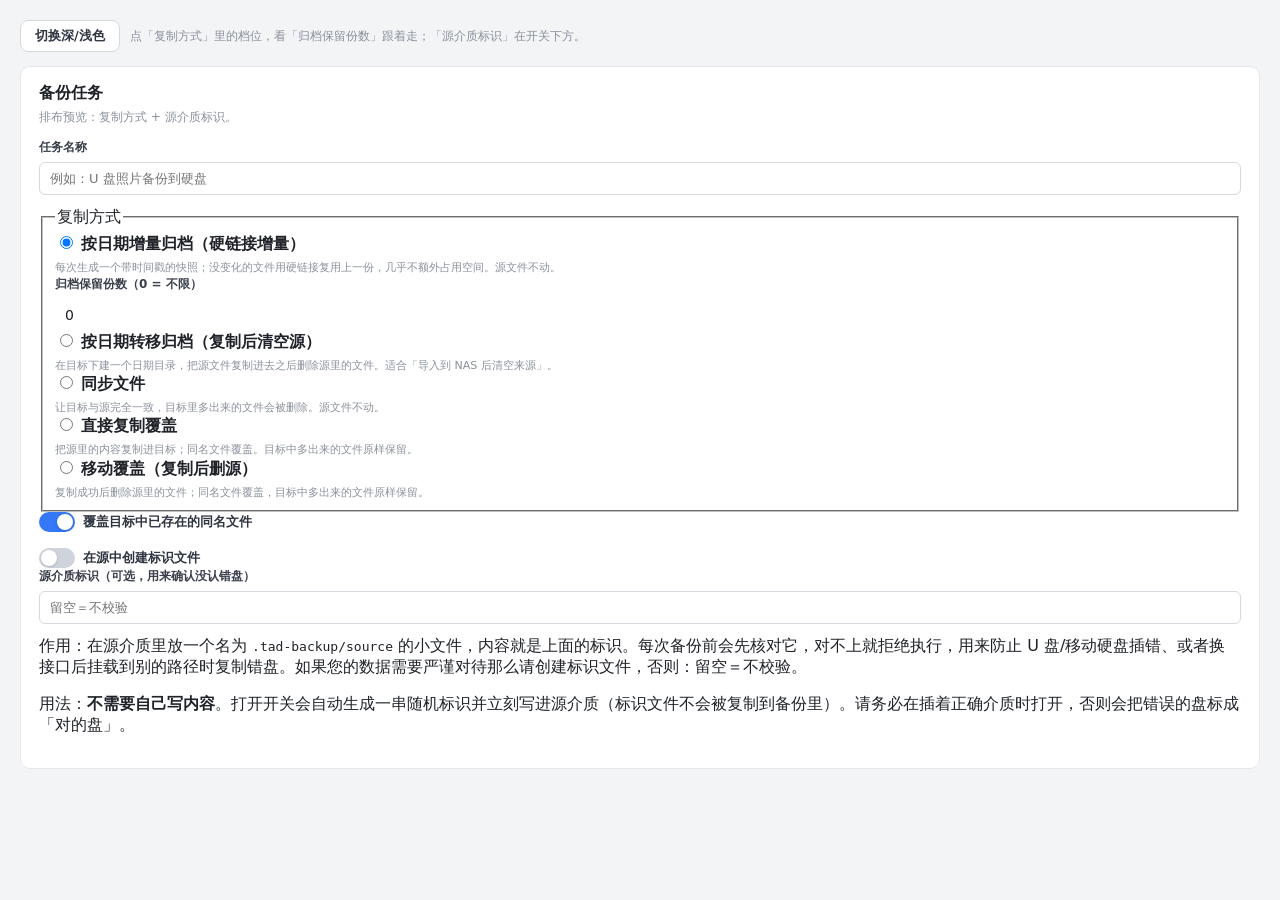
<file: .preview/backup-layout.html>
<!DOCTYPE html>
<html lang="zh-CN" data-theme="light">
<head>
<meta charset="utf-8">
<title>备份编辑器排布预览（v0.10.36）</title>
<!-- 本机预览页：直接吃插件真实样式表，只用来核对排布，不是插件页面本身 -->
<link rel="stylesheet" href="../app/ui/static/styles.css">
<style>
  body { padding: 20px; background: var(--bg); }
  .preview-bar { display: flex; gap: 10px; align-items: center; margin-bottom: 14px; }
  .preview-note { font-size: 12px; color: var(--muted); }
</style>
</head>
<body>
  <div class="preview-bar">
    <button id="preview-theme" type="button">切换深/浅色</button>
    <span class="preview-note">点「复制方式」里的档位，看「归档保留份数」跟着走；「源介质标识」在开关下方。</span>
  </div>

  <section class="card gpio-backup-panel">
    <div class="panel-heading">
      <div>
        <h2>备份任务</h2>
        <p>排布预览：复制方式 + 源介质标识。</p>
      </div>
    </div>

    <div class="backup-job-editor">
      <label class="field script-name-field">
        <span>任务名称</span>
        <input id="backup-job-name" class="text-input" type="text" maxlength="64" placeholder="例如：U 盘照片备份到硬盘" autocomplete="off">
      </label>

      <fieldset class="backup-mode">
        <legend>复制方式</legend>
        <label class="backup-mode-option" id="backup-job-mode-archive">
          <input type="radio" name="backup-mode" value="archive">
          <span><strong>按日期增量归档（硬链接增量）</strong><small>每次生成一个带时间戳的快照；没变化的文件用硬链接复用上一份，几乎不额外占用空间。源文件不动。</small></span>
        </label>
        <label class="backup-mode-option" id="backup-job-mode-move-archive">
          <input type="radio" name="backup-mode" value="move_archive">
          <span><strong>按日期转移归档（复制后清空源）</strong><small>在目标下建一个日期目录，把源文件复制进去之后删除源里的文件。适合「导入到 NAS 后清空来源」。</small></span>
        </label>
        <label class="field backup-keep-field backup-mode-keep" id="backup-job-keep-row" hidden>
          <span>归档保留份数（0 = 不限）</span>
          <input id="backup-job-keep" class="text-input" type="number" min="0" max="1000" step="1" value="0">
        </label>
        <label class="backup-mode-option">
          <input type="radio" name="backup-mode" value="sync">
          <span><strong>同步文件</strong><small>让目标与源完全一致，目标里多出来的文件会被删除。源文件不动。</small></span>
        </label>
        <label class="backup-mode-option">
          <input type="radio" name="backup-mode" value="copy">
          <span><strong>直接复制覆盖</strong><small>把源里的内容复制进目标；同名文件覆盖。目标中多出来的文件原样保留。</small></span>
        </label>
        <label class="backup-mode-option">
          <input type="radio" name="backup-mode" value="move_overwrite">
          <span><strong>移动覆盖（复制后删源）</strong><small>复制成功后删除源里的文件；同名文件覆盖，目标中多出来的文件原样保留。</small></span>
        </label>
      </fieldset>

      <div class="backup-options">
        <label class="toggle backup-overwrite"><input id="backup-job-overwrite" type="checkbox" checked><span></span>覆盖目标中已存在的同名文件</label>
      </div>
      <p class="backup-hint" id="backup-job-mode-hint"></p>

      <div class="field script-name-field">
        <label class="toggle backup-marker-toggle"><input id="backup-job-marker-write" type="checkbox"><span></span>在源中创建标识文件</label>
        <span>源介质标识（可选，用来确认没认错盘）</span>
        <input id="backup-job-marker" class="text-input" type="text" maxlength="128" placeholder="留空＝不校验" autocomplete="off">
      </div>
      <p class="backup-hint" id="backup-marker-hint">
        作用：在源介质里放一个名为 <code>.tad-backup/source</code> 的小文件，内容就是上面的标识。每次备份前会先核对它，对不上就拒绝执行，用来防止 U 盘/移动硬盘插错、或者换接口后挂载到别的路径时复制错盘。如果您的数据需要严谨对待那么请创建标识文件，否则：留空＝不校验。
      </p>
      <p class="backup-hint">
        用法：<b>不需要自己写内容</b>。打开开关会自动生成一串随机标识并立刻写进源介质（标识文件不会被复制到备份里）。请务必在插着正确介质时打开，否则会把错误的盘标成「对的盘」。
      </p>
    </div>
  </section>

<script>
  // 与 app.js 里同名函数同样的逻辑，只为了在这张预览页里演示排布变化。
  var $ = function (id) { return document.getElementById(id); };

  function backupKeepAnchorID(mode, prefix) {
    if (mode === 'archive') return prefix + '-mode-archive';
    if (mode === 'move_archive') return prefix + '-mode-move-archive';
    return '';
  }

  function syncBackupKeepRow(rowID, anchorID) {
    var row = $(rowID);
    if (!row) return;
    if (!anchorID) { row.hidden = true; return; }
    var anchor = $(anchorID);
    row.hidden = false;
    if (anchor && anchor.nextElementSibling !== row) anchor.insertAdjacentElement('afterend', row);
  }

  function update() {
    var checked = document.querySelector('input[name="backup-mode"]:checked');
    var mode = checked ? checked.value : 'copy';
    var moveMode = mode === 'move_overwrite' || mode === 'move_archive';
    $('backup-job-overwrite').disabled = mode !== 'copy';
    $('backup-job-keep').disabled = mode !== 'archive' && mode !== 'move_archive';
    syncBackupKeepRow('backup-job-keep-row', backupKeepAnchorID(mode, 'backup-job'));
    $('backup-job-mode-hint').textContent = moveMode
      ? '移动类模式固定覆盖同名文件，并在复制成功后删除源里的文件（只删已成功复制的，目录结构保留）。源不能是整个「我的文件」「团队文件」或远程挂载根目录，也不能是系统目录。'
      : '';
  }

  Array.prototype.forEach.call(document.querySelectorAll('input[name="backup-mode"]'), function (radio) {
    radio.addEventListener('change', update);
  });
  document.querySelector('input[name="backup-mode"][value="archive"]').checked = true;
  update();

  $('preview-theme').addEventListener('click', function () {
    var root = document.documentElement;
    root.dataset.theme = root.dataset.theme === 'dark' ? 'light' : 'dark';
  });
</script>
</body>
</html>
</file>
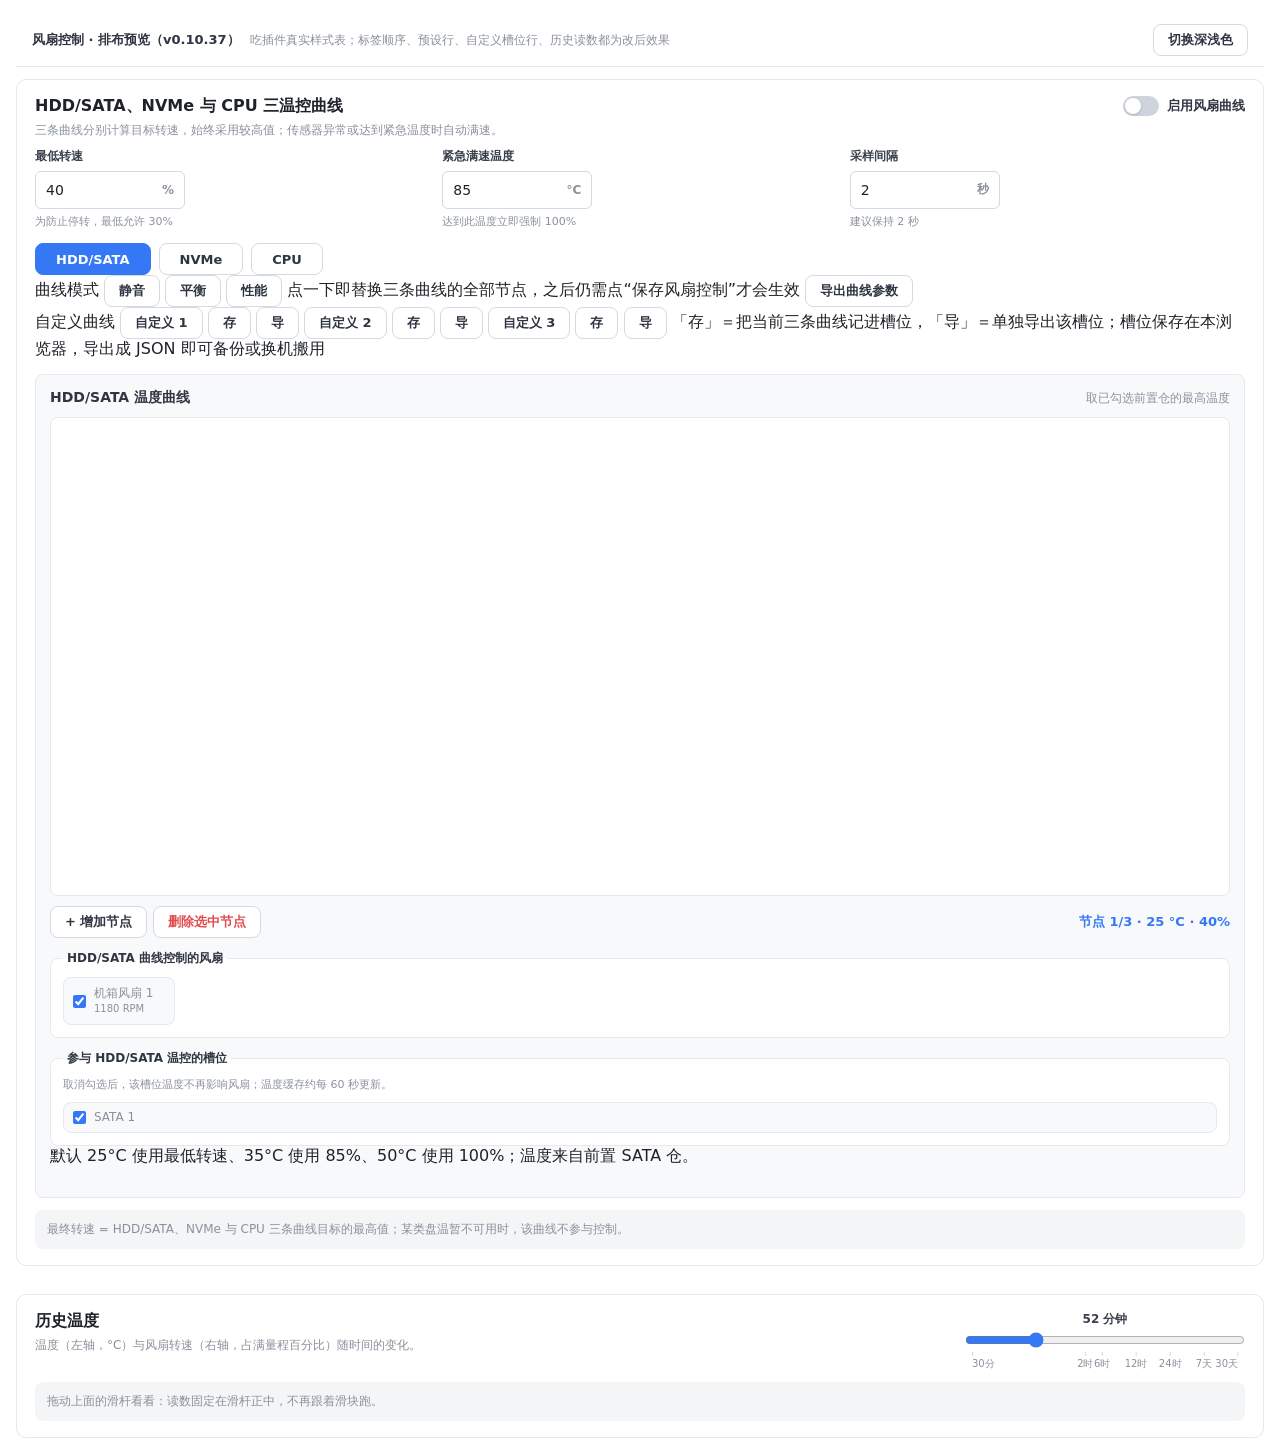
<file: .preview/fan-layout.html>
<!DOCTYPE html>
<html lang="zh-CN" data-theme="light">
<head>
<meta charset="utf-8">
<meta name="viewport" content="width=device-width, initial-scale=1">
<title>风扇控制排布预览（v0.10.37）</title>
<link rel="stylesheet" href="../app/ui/static/styles.css">
<style>
  /* 预览页：吃掉插件真实样式表，只把两栏栅格收成单栏，去掉侧栏 */
  html, body { height: auto; overflow: auto; }
  .app-layout { grid-template-columns: minmax(0, 1fr); }
  .preview-bar {
    position: sticky; top: 0; z-index: 5;
    display: flex; flex-wrap: wrap; align-items: center; gap: 10px;
    padding: 10px 16px; margin-bottom: 12px;
    border-bottom: 1px solid var(--line); background: var(--surface);
  }
  .preview-bar strong { color: var(--text-body); font-size: 13px; }
  .preview-bar span { color: var(--muted); font-size: 12px; }
  .preview-bar .spacer { margin-left: auto; }
  .preview-chart {
    display: block; width: 100%; height: auto; aspect-ratio: 640 / 260;
    border: 1px solid var(--line); border-radius: 8px; background: var(--surface);
  }
</style>
</head>
<body>
<main class="shell">
  <div class="app-layout">
    <form id="config-form" class="tab-form">
      <div class="preview-bar">
        <strong>风扇控制 · 排布预览（v0.10.37）</strong>
        <span>吃插件真实样式表；标签顺序、预设行、自定义槽位行、历史读数都为改后效果</span>
        <span class="spacer"></span>
        <button id="preview-theme" type="button">切换深浅色</button>
      </div>

      <section id="panel-fan" class="tab-panel" role="tabpanel">
        <section class="card fan-editor">
          <div class="panel-heading fan-heading">
            <div>
              <h2 id="fan-heading">HDD/SATA、NVMe 与 CPU 三温控曲线</h2>
              <p>三条曲线分别计算目标转速，始终采用较高值；传感器异常或达到紧急温度时自动满速。</p>
            </div>
            <label class="toggle"><input id="fan-enabled" type="checkbox"><span></span>启用风扇曲线</label>
          </div>

          <div class="field-grid fan-settings">
            <label class="field">
              <span>最低转速</span>
              <div class="input-wrap"><input id="fan-min" type="number" min="30" max="100" step="1" value="40"><b>%</b></div>
              <small>为防止停转，最低允许 30%</small>
            </label>
            <label class="field">
              <span>紧急满速温度</span>
              <div class="input-wrap"><input id="fan-emergency" type="number" min="70" max="100" step="1" value="85"><b>°C</b></div>
              <small>达到此温度立即强制 100%</small>
            </label>
            <label class="field">
              <span>采样间隔</span>
              <div class="input-wrap"><input id="fan-poll" type="number" min="1" max="10" step="1" value="2"><b>秒</b></div>
              <small>建议保持 2 秒</small>
            </label>
          </div>

          <div class="curve-tabs" role="tablist" aria-label="温控曲线编辑器切换">
            <button id="curve-tab-hdd" type="button" class="curve-tab active" role="tab" aria-selected="true" aria-controls="disk-curve-editor">HDD/SATA</button>
            <button id="curve-tab-nvme" type="button" class="curve-tab" role="tab" aria-selected="false" aria-controls="nvme-curve-editor">NVMe</button>
            <button id="curve-tab-cpu" type="button" class="curve-tab" role="tab" aria-selected="false" aria-controls="cpu-curve-editor">CPU</button>
          </div>

          <div class="curve-presets" role="group" aria-label="预设曲线模式与曲线导出">
            <span class="curve-presets-label">曲线模式</span>
            <button type="button" class="curve-preset">静音</button>
            <button type="button" class="curve-preset">平衡</button>
            <button type="button" class="curve-preset">性能</button>
            <span class="curve-presets-hint">点一下即替换三条曲线的全部节点，之后仍需点“保存风扇控制”才会生效</span>
            <button type="button" class="curve-export">导出曲线参数</button>
          </div>

          <div class="curve-presets curve-slots" role="group" aria-label="自定义曲线槽位">
            <span class="curve-presets-label">自定义曲线</span>
            <span class="curve-slot">
              <button type="button" class="curve-slot-load filled">自定义 1</button>
              <button type="button" class="curve-slot-mini">存</button>
              <button type="button" class="curve-slot-mini">导</button>
            </span>
            <span class="curve-slot">
              <button type="button" class="curve-slot-load">自定义 2</button>
              <button type="button" class="curve-slot-mini">存</button>
              <button type="button" class="curve-slot-mini">导</button>
            </span>
            <span class="curve-slot">
              <button type="button" class="curve-slot-load">自定义 3</button>
              <button type="button" class="curve-slot-mini">存</button>
              <button type="button" class="curve-slot-mini">导</button>
            </span>
            <span class="curve-presets-hint">「存」＝把当前三条曲线记进槽位，「导」＝单独导出该槽位；槽位保存在本浏览器，导出成 JSON 即可备份或换机搬用</span>
          </div>

          <div class="curve-editors">
            <section id="disk-curve-editor" class="curve-editor" data-curve-kind="hdd">
              <div class="curve-editor-heading">
                <h3>HDD/SATA 温度曲线</h3>
                <span>取已勾选前置仓的最高温度</span>
              </div>
              <svg class="preview-chart" viewBox="0 0 640 260" aria-hidden="true"></svg>
              <div class="curve-toolbar">
                <div class="curve-actions">
                  <button type="button">+ 增加节点</button>
                  <button type="button" style="color:var(--danger)">删除选中节点</button>
                </div>
                <strong>节点 1/3 · 25 °C · 40%</strong>
              </div>
              <fieldset class="curve-fan-selector"><legend>HDD/SATA 曲线控制的风扇</legend><div class="curve-fan-options"><label class="curve-fan-option"><input type="checkbox" checked><span>机箱风扇 1<small>1180 RPM</small></span></label></div></fieldset>
              <fieldset class="curve-slot-selector">
                <legend>参与 HDD/SATA 温控的槽位</legend>
                <p>取消勾选后，该槽位温度不再影响风扇；温度缓存约每 60 秒更新。</p>
                <div class="curve-slot-options"><label class="curve-slot-option"><input type="checkbox" checked><span>SATA 1</span></label></div>
              </fieldset>
              <p>默认 25°C 使用最低转速、35°C 使用 85%、50°C 使用 100%；温度来自前置 SATA 仓。</p>
            </section>
            <section id="nvme-curve-editor" class="curve-editor" data-curve-kind="nvme" hidden>
              <div class="curve-editor-heading"><h3>NVMe 温度曲线</h3><span>取已勾选 M.2 槽的最高温度</span></div>
              <svg class="preview-chart" viewBox="0 0 640 260" aria-hidden="true"></svg>
              <p>默认沿用硬盘温控阈值，可独立拖拽调整；温度来自四个 M.2 槽位。</p>
            </section>
            <section id="cpu-curve-editor" class="curve-editor" data-curve-kind="cpu" hidden>
              <div class="curve-editor-heading"><h3>CPU 温度曲线</h3><span>读取 coretemp 最高值</span></div>
              <svg class="preview-chart" viewBox="0 0 640 260" aria-hidden="true"></svg>
              <p>拖动圆点调整 CPU 温度和转速；支持 2–8 个节点，也可使用方向键微调。</p>
            </section>
          </div>
          <p class="notice curve-notice">最终转速 = HDD/SATA、NVMe 与 CPU 三条曲线目标的最高值；某类盘温暂不可用时，该曲线不参与控制。</p>
        </section>

        <section class="card history-card">
          <div class="panel-heading">
            <div>
              <h2>历史温度</h2>
              <p>温度（左轴，°C）与风扇转速（右轴，占满量程百分比）随时间的变化。</p>
            </div>
            <div class="history-range" role="group" aria-label="时间范围">
              <div class="history-range-slider">
                <output id="preview-range-value" class="history-range-value">30 分钟</output>
                <input id="preview-range-slider" class="history-range-input" type="range" min="0" max="1000" step="1" value="240" aria-label="历史时间范围">
                <div class="history-range-ticks layout-7" aria-hidden="true">
                  <span class="history-range-tick" data-tick="cont-min">30分</span>
                  <span class="history-range-tick" data-tick="cont-max">2时</span>
                  <span class="history-range-tick" data-tick="6h">6时</span>
                  <span class="history-range-tick" data-tick="12h">12时</span>
                  <span class="history-range-tick" data-tick="24h">24时</span>
                  <span class="history-range-tick" data-tick="7d">7天</span>
                  <span class="history-range-tick" data-tick="30d">30天</span>
                </div>
              </div>
            </div>
          </div>
          <p class="notice history-limit-notice">拖动上面的滑杆看看：读数固定在滑杆正中，不再跟着滑块跑。</p>
        </section>
      </section>
    </form>
  </div>
</main>

<script>
  // 标签切换
  document.querySelectorAll('.curve-tab').forEach((tab) => {
    tab.addEventListener('click', () => {
      const kind = tab.id.replace('curve-tab-', '');
      document.querySelectorAll('.curve-tab').forEach((item) => {
        const active = item === tab;
        item.classList.toggle('active', active);
        item.setAttribute('aria-selected', String(active));
      });
      document.querySelectorAll('.curve-editor').forEach((editor) => {
        editor.hidden = editor.dataset.curveKind !== kind;
      });
    });
  });

  // 历史范围读数：只改文字，位置由 CSS 固定在正中
  const slider = document.getElementById('preview-range-slider');
  const value = document.getElementById('preview-range-value');
  const label = (pos) => {
    const minutes = 30 + pos * 0.09;
    if (minutes < 60) return `${Math.round(minutes)} 分钟`;
    const hours = minutes / 60;
    if (hours < 24) return `${hours < 10 ? hours.toFixed(1) : Math.round(hours)} 小时`;
    return `${Math.round(hours / 24)} 天`;
  };
  slider.addEventListener('input', () => { value.textContent = label(Number(slider.value)); });
  value.textContent = label(Number(slider.value));

  // 深浅色
  document.getElementById('preview-theme').addEventListener('click', () => {
    const root = document.documentElement;
    root.dataset.theme = root.dataset.theme === 'dark' ? 'light' : 'dark';
  });
</script>
</body>
</html>
</file>
<file: app/ui/static/styles.css>
:root {
  color-scheme: light;
  --bg: #f3f4f6;
  --sidebar: #f3f4f6;
  --surface: #ffffff;
  --line: #e6e8ed;
  --line-strong: #d5d9e0;
  --primary: #3478f6;
  --primary-hover: #2b6ae8;
  --primary-soft: #eaf2ff;
  --text: #1f2329;
  --muted: #8a919c;
  --label: #5c6470;
  --success: #2ba471;
  --warning: #d8922a;
  --danger: #e24c4c;
  --surface-soft: #f8f9fb;
  --surface-muted: #f3f5f7;
  --text-body: #2f3642;
  --text-secondary: #3a404c;
  --chart-grid: rgba(72, 82, 102, .12);
  --chart-axis: #8a919c;
  --sidebar-hover: rgba(255, 255, 255, .55);
  --radius: 10px;
  --radius-sm: 6px;

  font-family: "PingFang SC", "Microsoft YaHei UI", "Microsoft YaHei", system-ui, sans-serif;
  color: var(--text);
  background: var(--bg);
}

[data-theme="dark"] {
  color-scheme: dark;
  --bg: #141519;
  --sidebar: #16171c;
  --surface: #1f2126;
  --line: #2e3138;
  --line-strong: #3a3e47;
  --primary: #5b93ff;
  --primary-hover: #77a5ff;
  --primary-soft: #22304a;
  --text: #e8eaee;
  --muted: #9aa2ad;
  --label: #a6adb8;
  --success: #45c48d;
  --warning: #e6a53c;
  --danger: #f16a6a;
  --surface-soft: #22252b;
  --surface-muted: #262931;
  --text-body: #cfd3d9;
  --text-secondary: #b4bac3;
  --chart-grid: rgba(255, 255, 255, .25);
  --chart-axis: #c5cbd4;
  --sidebar-hover: rgba(255, 255, 255, .08);
}

* { box-sizing: border-box; }

html, body {
  height: 100%;
  margin: 0;
  /* overflow:hidden 仍允许程序化/聚焦滚动：手机上点页面底部的控件时，
   * 浏览器 scroll-into-view 会把根元素滚出视口，整个 100% 高的壳随之
   * 离开渲染区，只剩背景色（表现为白屏）。clip 连程序化滚动一并禁止，
   * 不支持 clip 的旧引擎回退到 hidden。 */
  overflow: hidden;
  overflow: clip;
  background: var(--bg);
}

h2, h3, p { margin-top: 0; }
h2 {
  margin-bottom: 4px;
  color: var(--text);
  font-size: 16px;
  font-weight: 700;
  letter-spacing: 0;
}
h3 {
  margin-bottom: 0;
  font-size: 14px;
  font-weight: 700;
}

button, input, select, textarea { font: inherit; }

.shell,
.app-layout {
  height: 100%;
  min-height: 0;
  min-width: 0;
  overflow: hidden;
  background: var(--bg);
}

.app-layout {
  display: grid;
  grid-template-columns: 152px minmax(0, 1fr);
}

.app-sidebar {
  display: flex;
  flex-direction: column;
  min-width: 0;
  min-height: 0;
  padding: 12px 8px 10px;
  overflow-x: hidden;
  overflow-y: auto;
  overscroll-behavior: contain;
  border-right: 1px solid var(--line);
  background: var(--sidebar);
}

.app-tabs {
  display: flex;
  flex: 0 0 auto;
  flex-direction: column;
  gap: 4px;
  min-height: auto;
  overflow: visible;
}

.app-tabs button {
  display: flex;
  gap: 8px;
  align-items: center;
  width: 100%;
  height: 38px;
  min-height: 38px;
  padding: 0 10px;
  border: 0;
  border-radius: 8px;
  color: var(--text-secondary);
  background: transparent;
  text-align: left;
  font-size: 13px;
  font-weight: 500;
  cursor: pointer;
}

.app-tabs button > img {
  width: 16px;
  height: 16px;
  object-fit: contain;
  opacity: .72;
}

.debug-tab-icon {
  display: inline-flex;
  justify-content: center;
  align-items: center;
  width: 16px;
  height: 16px;
  color: currentColor;
  font: 700 9px/1 ui-monospace, SFMono-Regular, Menlo, Consolas, monospace;
}

.app-tabs button[aria-selected="true"] {
  color: var(--primary);
  background: var(--surface);
  box-shadow: 0 1px 2px rgba(31, 35, 41, .06);
  font-weight: 650;
}

.app-tabs button[aria-selected="true"] > img {
  opacity: 1;
  filter: invert(39%) sepia(86%) saturate(1804%) hue-rotate(201deg) brightness(98%) contrast(96%);
}

.app-tabs button:hover:not([aria-selected="true"]) { background: var(--sidebar-hover); }
.app-tabs button:focus-visible,
button:focus-visible,
select:focus-visible,
input:focus-visible,
.curve-chart:focus-visible,
.badge:focus-visible {
  outline: 2px solid rgba(52, 120, 246, .45);
  outline-offset: 2px;
}

.sidebar-meta {
  display: flex;
  flex-direction: column;
  gap: 6px;
  flex-shrink: 0;
  margin-top: 8px;
  padding: 10px 6px 2px;
  border-top: 1px solid var(--line);
  font-size: 12px;
}

.app-version {
  color: var(--muted);
  font-size: 12px;
  font-weight: 650;
}

#fan-device[hidden] { display: none !important; }

.badge {
  display: inline-flex;
  align-items: center;
  padding: 3px 10px;
  border: 1px solid var(--line);
  border-radius: 999px;
  color: var(--muted);
  background: var(--surface);
  font-size: 12px;
  font-weight: 650;
}

.badge.ok { color: var(--success); border-color: #bfe8d6; background: #f3fbf7; }
.badge.error { color: var(--danger); border-color: #f3c6c4; background: #fff6f5; }
.badge.pending { color: var(--muted); }

.health-summary { position: relative; align-self: flex-start; }
.health-summary .badge { cursor: help; }

.health-tooltip {
  position: fixed;
  z-index: 110;
  right: auto;
  bottom: 16px;
  left: 160px;
  width: min(360px, calc(100vw - 176px));
  max-height: calc(100vh - 32px);
  overflow: auto;
  padding: 10px 12px;
  border: 1px solid var(--line);
  border-radius: 8px;
  color: var(--text-secondary);
  background: var(--surface);
  box-shadow: 0 10px 28px rgba(31, 35, 41, .14);
  font-size: 12px;
  line-height: 1.6;
  white-space: pre-line;
  overflow-wrap: anywhere;
  opacity: 0;
  visibility: hidden;
  pointer-events: none;
}

.health-tooltip.visible,
.health-summary:hover .health-tooltip,
.health-summary:focus-within .health-tooltip {
  opacity: 1;
  visibility: visible;
}

.tab-form {
  min-width: 0;
  height: 100%;
  padding: 14px 16px 18px;
  overflow-x: hidden;
  overflow-y: auto;
  overscroll-behavior: contain;
  background: var(--surface);
}

.tab-panel {
  display: flex;
  flex-direction: column;
  gap: 12px;
  min-width: 0;
}

.tab-panel[hidden] { display: none !important; }

.card,
.panel,
.details {
  min-width: 0;
  padding: 16px 18px;
  border: 1px solid var(--line);
  border-radius: var(--radius);
  background: var(--surface);
}

.panel-heading {
  display: flex;
  justify-content: space-between;
  gap: 16px;
  align-items: flex-start;
  margin-bottom: 12px;
}

.panel-heading p,
small {
  color: var(--muted);
}

.panel-heading p {
  margin: 0;
  font-size: 12px;
  line-height: 1.55;
}

.fan-heading,
.gpio-heading { margin-bottom: 8px; }

.toggle {
  position: relative; /* input 的包含块：没有它 absolute input 会挂到视口，
     静态位置在滚动内容深处，聚焦滚动把整页拉出视口（白屏第二根因） */
  display: flex;
  gap: 8px;
  align-items: center;
  flex-shrink: 0;
  color: var(--text-body);
  font-size: 13px;
  font-weight: 650;
  white-space: nowrap;
  cursor: pointer;
}

.toggle input { position: absolute; top: 0; left: 0; opacity: 0; }

.toggle span {
  position: relative;
  width: 36px;
  height: 20px;
  border-radius: 999px;
  background: #cfd3db;
  transition: .18s;
}

.toggle span::after {
  content: "";
  position: absolute;
  top: 2px;
  left: 2px;
  width: 16px;
  height: 16px;
  border-radius: 50%;
  background: var(--surface);
  box-shadow: 0 1px 3px rgba(0, 0, 0, .16);
  transition: .18s;
}

.toggle input:checked + span { background: var(--primary); }
.toggle input:checked + span::after { transform: translateX(16px); }

.field > span,
.script-body-label {
  display: block;
  margin-bottom: 6px;
  color: var(--text-secondary);
  font-size: 12px;
  font-weight: 650;
}

.field-grid {
  display: grid;
  grid-template-columns: repeat(3, minmax(0, 1fr));
  gap: 12px;
}

.input-wrap {
  display: flex;
  align-items: center;
  overflow: hidden;
  border: 1px solid var(--line-strong);
  border-radius: var(--radius-sm);
  background: var(--surface);
}
/* 数字输入框限宽：网格列是 1fr 会把输入框连同边框拉到数百像素宽，
   数字只需 3-5 位。限宽加在外框上（含单位标签一起收拢）；
   文本输入不限，保持原有填满行为。:has() 不支持时回退为旧的全宽外观 */
.input-wrap > input[type="number"] { max-width: 150px; }
.input-wrap:has(> input[type="number"]) {
  width: fit-content;
  min-width: 150px;
  max-width: 230px;
  min-height: 38px;
}

input[type="number"] {
  min-width: 0;
  width: 100%;
  padding: 8px 10px;
  border: 0;
  outline: 0;
  color: var(--text);
  background: transparent;
  font-size: 14px;
}

select {
  width: 100%;
  max-width: 100%;
  padding: 7px 10px;
  border: 1px solid var(--line-strong);
  border-radius: 8px;
  outline: 0;
  color: var(--text);
  background: var(--surface);
  font-size: 12px;
}

select:focus,
.input-wrap:focus-within,
.text-input:focus {
  border-color: #8cb4ff;
  box-shadow: 0 0 0 3px rgba(52, 120, 246, .12);
}

.input-wrap b {
  padding-right: 10px;
  color: var(--muted);
  font-size: 12px;
}

small {
  display: block;
  margin-top: 5px;
  font-size: 11px;
  line-height: 1.4;
}

.overview-grid {
  display: grid;
  grid-template-columns: minmax(0, 1fr) minmax(0, 1.15fr);
  gap: 12px;
}

.device-identity,
.device-stats {
  min-width: 0;
  min-height: 0;
}

.device-identity {
  display: flex;
  justify-content: space-between;
  gap: 12px;
  align-items: center;
}

.device-copy { min-width: 0; }

.overview-grid span,
.device-stats span,
.fan-overview > span {
  display: block;
  margin-bottom: 4px;
  color: var(--muted);
  font-size: 12px;
}

.device-identity strong,
.processor-overview strong {
  display: block;
  margin-bottom: 10px;
  color: var(--text);
  font-size: 20px;
  line-height: 1.25;
  overflow-wrap: anywhere;
}

.device-identity b,
.temperature-pair b {
  display: block;
  font-size: 16px;
  font-weight: 700;
}

.device-identity img {
  flex: 0 0 118px;
  width: 118px;
  max-height: 88px;
  object-fit: contain;
}

.device-stats {
  display: grid;
  grid-template-columns: minmax(0, 1fr) minmax(148px, auto);
  gap: 16px;
  align-items: start;
}

.processor-overview { display: grid; gap: 12px; min-width: 0; }

.temperature-pair {
  display: grid;
  grid-template-columns: 1fr 1fr;
  gap: 12px;
}

.temperature-pair p { margin: 0; }
.temperature-pair b { font-size: 18px; }

.fan-overview { min-width: 148px; }

.fan-rpm-list {
  display: grid;
  gap: 6px;
}

.fan-rpm-list p,
.fan-rpm-list strong {
  display: flex;
  justify-content: space-between;
  gap: 10px;
  align-items: baseline;
  margin: 0;
  color: var(--text);
  font-size: 13px;
  font-weight: 700;
  white-space: nowrap;
}

.fan-rpm-list p span {
  margin: 0;
  color: var(--muted);
  font-size: 11px;
  font-weight: 650;
}

.fan-rpm-list p strong {
  display: inline;
  font-size: 13px;
}

.storage-visual {
  display: grid;
  grid-template-columns: minmax(0, 52fr) minmax(0, 43fr);
  gap: clamp(18px, 3vw, 44px);
  align-items: flex-start;
  justify-content: start;
  width: auto;
  max-width: 1100px;
  margin-top: 4px;
  overflow: hidden;
}

.storage-visual-group {
  width: 100%;
  min-width: 0;
  margin: 0;
}

.storage-visual-front { padding-top: 0; }

.storage-visual-m2 .storage-visual-caption {
  position: absolute;
  z-index: 2;
  top: 13.8%;
  left: 50%;
  margin: 0;
  color: #2f3642; /* 面板底图恒为浅色，标题不随主题变色 */
  font-size: clamp(13px, 1.7vw, 16px);
  font-weight: 700;
  line-height: 1.2;
  letter-spacing: .02em;
  text-align: center;
  white-space: nowrap;
  pointer-events: none;
  transform: translate(-50%, -50%);
}

.storage-visual-frame {
  position: relative;
  overflow: hidden;
  background: transparent;
}

.storage-visual-front .storage-visual-frame { width: 100%; aspect-ratio: 37177 / 23931; }
.storage-visual-m2 .storage-visual-frame { width: 100%; aspect-ratio: 347688 / 195718; }

.storage-visual-base {
  display: block;
  width: 100%;
  height: 100%;
  object-fit: contain;
}

.storage-visual-slot {
  position: absolute;
  min-width: 0;
  min-height: 0;
  padding: 0;
  border: 0;
  color: #424955;
  background: transparent;
  text-align: center;
  line-height: 1.15;
  transform: translate(-50%, -50%);
}

.storage-slot-overlay {
  position: absolute;
  inset: 0;
  width: 100%;
  height: 100%;
  object-fit: fill;
}

.storage-slot-overlay.flipped { transform: scaleX(-1); }
.storage-slot-overlay[hidden] { display: none; }

.storage-slot-text {
  position: absolute;
  z-index: 1;
  inset: 0;
  display: flex;
  flex-direction: column;
  justify-content: center;
  align-items: center;
  gap: 2px;
  min-width: 0;
  overflow: hidden;
  padding: 0;
  pointer-events: none;
}

.storage-slot-text b,
.storage-slot-text span {
  position: static;
  max-width: 100%;
  overflow: hidden;
  text-align: center;
  text-overflow: ellipsis;
  white-space: nowrap;
  transform: none;
}
.storage-slot-text b {
  color: #2f3642;
  font-size: 22px;
  font-weight: 800;
  line-height: 1;
}
.storage-slot-text span {
  color: #353b45;
  font-size: 12px;
  font-weight: 700;
  line-height: 1.15;
}
.storage-slot-text small {
  display: block;
  color: #4b5360;
  font-size: 12px;
  font-weight: 650;
  line-height: 1.1;
}

.storage-visual-slot.tone-red .storage-slot-text span,
.storage-visual-slot.tone-red .storage-slot-text small { color: var(--danger); }
.storage-visual-slot.tone-blue .storage-slot-text span,
.storage-visual-slot.tone-blue .storage-slot-text small { color: #1f6fad; }
.storage-visual-slot.tone-gray .storage-slot-text b,
.storage-visual-slot.tone-gray .storage-slot-text small { color: #5b6573; }
.storage-visual-slot.is-empty .storage-slot-text b,
.storage-visual-slot.is-empty .storage-slot-text small {
  color: #f4f6f8;
  text-shadow: 0 1px 2px rgba(31, 35, 41, .35);
}
.storage-visual-slot.is-empty .storage-slot-text span { display: none; }

.storage-visual-front .storage-visual-slot { width: 12.5%; height: 67.8%; top:  47.85%; }
/* 前置仓固定三行槽位（数字/状态/温度，与 M.2 的状态在上、温度在下一致）：
   各行锚定固定高度，温度为空或空仓也保留槽位，空仓的"空置"与在位盘的
   状态词对齐在同一行 */
.storage-visual-front .storage-slot-text b {
  position: absolute;
  left: 0;
  right: 0;
  top: 12%;
}
.storage-visual-front .storage-slot-text span {
  position: absolute;
  left: 0;
  right: 0;
  top: 66%;
  white-space: pre-line;
  line-height: 1.05;
}
.storage-visual-front .storage-slot-text small {
  position: absolute;
  left: 0;
  right: 0;
  top: 36%;
}
.storage-visual-front .storage-visual-slot[data-slot="front-6"] { left: 15.5%; }
.storage-visual-front .storage-visual-slot[data-slot="front-5"] { left: 29.3%; }
.storage-visual-front .storage-visual-slot[data-slot="front-4"] { left: 43.1%; }
.storage-visual-front .storage-visual-slot[data-slot="front-3"] { left: 56.9%; }
.storage-visual-front .storage-visual-slot[data-slot="front-2"] { left: 70.7%; }
.storage-visual-front .storage-visual-slot[data-slot="front-1"] { left: 84.5%; }

.storage-visual-m2 .storage-visual-slot { width: 37.6%; height: 25.4%; }
.storage-visual-m2 .storage-visual-slot[data-slot="m2-4"] { left: 30.66%; top: 42.9%; }
.storage-visual-m2 .storage-visual-slot[data-slot="m2-2"] { left: 69.34%; top: 42.9%; }
.storage-visual-m2 .storage-visual-slot[data-slot="m2-3"] { left: 30.66%; top: 71.3%; }
.storage-visual-m2 .storage-visual-slot[data-slot="m2-1"] { left: 69.34%; top: 71.3%; }
.storage-visual-m2 .storage-slot-text {
  inset: 10% 12%;
  display: grid;
  grid-template-columns: auto auto;
  grid-template-rows: auto auto;
  justify-content: center;
  align-content: center;
  align-items: center;
  justify-items: start;
  column-gap: 8px;
  row-gap: 0;
}
.storage-visual-m2 .storage-slot-text b {
  grid-column: 1;
  grid-row: 1 / span 2;
  line-height: 1;
}
.storage-visual-m2 .storage-slot-text small {
  display: block;
  grid-column: 2;
  grid-row: 1;
  line-height: 1.05;
  white-space: nowrap;
  transform: translateY(-3px);
}
.storage-visual-m2 .storage-slot-text span {
  grid-column: 2;
  grid-row: 2;
  line-height: 1.05;
  transform: translateY(-3px);
}
/* 第二列固定最小宽度：内容宽窄不一（"- °C" 与 "40.0 °C"、空与有）会使
   居中栅格整块平移，仓号数字横向错位；锁宽后数字列起点恒定，上下排
   仓号同一条竖线 */
.storage-visual-m2 .storage-slot-text span,
.storage-visual-m2 .storage-slot-text small {
  min-width: 5.2em;
}

.table-meta {
  color: var(--muted);
  font-size: 12px;
  white-space: nowrap;
}

.table-scroll {
  width: 100%;
  margin-top: 10px;
  overflow-x: auto;
}

.status-table {
  width: 100%;
  min-width: 0;
  table-layout: fixed;
  border-collapse: collapse;
  font-size: 12px;
}

.status-table th,
.status-table td {
  min-width: 0;
  padding: 9px 8px;
  border-bottom: 1px solid var(--line);
  text-align: left;
  vertical-align: middle;
  overflow-wrap: anywhere;
}

.status-table thead th {
  color: var(--label);
  background: var(--surface-muted);
  font-size: 12px;
  font-weight: 650;
}

.status-table tbody th { color: var(--text-body); font-weight: 650; white-space: nowrap; }
.status-table .storage-empty td,
.status-table .storage-empty .storage-card-head { color: var(--label); }
.status-table .storage-present td:nth-child(2) { color: #2f86bc; font-weight: 650; }
.status-table .storage-used td:nth-child(2) { color: var(--success); font-weight: 650; }
.status-table .storage-warning td:nth-child(2),
.status-table .storage-warning td:nth-child(7),
.status-table .storage-hot td:nth-child(8) { color: var(--danger); font-weight: 650; }

.storage-chip {
  display: inline-flex;
  align-items: center;
  max-width: 100%;
  padding: 3px 8px;
  border: 1px solid var(--line-strong);
  border-radius: 6px;
  color: var(--text-body);
  background: var(--surface-muted);
  font-size: 12px;
  font-weight: 700;
  line-height: 1.2;
  white-space: nowrap;
}
.storage-chip.tone-ok { color: #1f7a54; border-color: #b7e2ce; background: #eef8f3; }
.storage-chip.tone-danger { color: #c43b3b; border-color: #f0c4c1; background: #fff2f1; }
.storage-chip.tone-busy { color: #a86410; border-color: #efd0a0; background: #fff6e8; }
.storage-chip.tone-sleep { color: #1f6fad; border-color: #b7d4ee; background: #e8f2fb; }
.storage-chip.tone-idle { color: var(--text-secondary); border-color: #c5cbd4; background: #e8eaee; }
.storage-chip.tone-temp { color: var(--text-body); border-color: var(--line-strong); background: var(--surface-muted); }
.storage-chip.tone-muted { color: var(--muted); border-color: var(--line-strong); background: var(--surface-muted); }
button.storage-chip {
  margin: 0;
  height: auto;
  font: inherit;
}
.storage-chip.is-action { cursor: pointer; }
.storage-chip.is-action:hover { filter: brightness(.97); }
.storage-visual-slot.is-action { cursor: pointer; }
.storage-col-health .storage-chip {
  max-width: 100%;
  overflow: hidden;
  text-overflow: ellipsis;
}

.app-modal {
  position: fixed;
  inset: 0;
  z-index: 200;
  display: grid;
  place-items: center;
  padding: 16px;
}
.app-modal[hidden] { display: none !important; }
.app-modal-backdrop {
  position: absolute;
  inset: 0;
  background: rgba(31, 35, 41, .42);
}
.app-modal-dialog {
  position: relative;
  z-index: 1;
  display: grid;
  gap: 12px;
  width: min(480px, 100%);
  max-height: min(72vh, 560px);
  overflow: auto;
  padding: 18px 18px 16px;
  border: 1px solid var(--line);
  border-radius: 12px;
  background: var(--surface);
  box-shadow: 0 18px 48px rgba(31, 35, 41, .22);
}
.app-modal-dialog h3 {
  margin: 0;
  color: var(--text);
  font-size: 16px;
}
.app-modal-dialog p {
  margin: 0;
  color: var(--text-secondary);
  font-size: 13px;
  line-height: 1.65;
  overflow-wrap: anywhere;
  white-space: pre-wrap;
}
.app-modal-dialog button { justify-self: end; }
body.modal-open { overflow: hidden; }

.storage-table th:nth-child(1), .storage-table td:nth-child(1) { width: 72px; }
.storage-table th:nth-child(2), .storage-table td:nth-child(2) { width: 64px; }
.storage-table th:nth-child(3), .storage-table td:nth-child(3) { width: 72px; }
.storage-table th:nth-child(4), .storage-table td:nth-child(4) { width: 72px; }
.storage-table th:nth-child(7), .storage-table td:nth-child(7) { width: 80px; }
.storage-table th:nth-child(8), .storage-table td:nth-child(8) { width: 88px; }
.storage-table .storage-col-device {
  width: auto;
  min-width: 0;
  overflow: hidden;
}
.storage-device {
  min-width: 0;
  overflow: hidden;
}
.storage-model,
.storage-device-meta,
.storage-device-extra {
  display: block;
  min-width: 0;
  overflow: hidden;
  text-overflow: ellipsis;
  white-space: nowrap;
}
.storage-device-extra,
.storage-card-head,
.storage-head-model { display: none; }

.inline-status {
  min-height: 16px;
  margin: 8px 0 0;
  color: var(--muted);
  font-size: 12px;
  line-height: 1.5;
}

.inline-status.error { color: var(--danger); }

.diagnostic-grid {
  display: grid;
  grid-template-columns: repeat(4, minmax(0, 1fr));
  gap: 8px;
  margin: 12px 0;
}

.diagnostic-card {
  min-width: 0;
  padding: 10px 12px;
  border: 1px solid var(--line);
  border-radius: 8px;
  background: var(--surface-soft);
}

.diagnostic-card dt { margin-bottom: 5px; color: var(--muted); font-size: 11px; }
.diagnostic-card dd {
  min-width: 0;
  margin: 0;
  color: var(--text-secondary);
  font-size: 12px;
  line-height: 1.5;
  overflow-wrap: anywhere;
}

.diagnostic-card.diagnostic-wide { grid-column: 1 / -1; }
.diagnostic-chips { display: flex; flex-wrap: wrap; gap: 6px; }

.diagnostic-chip {
  display: inline-flex;
  max-width: 100%;
  gap: 6px;
  align-items: center;
  padding: 4px 8px;
  border: 1px solid var(--line);
  border-radius: 6px;
  background: var(--surface);
  overflow-wrap: anywhere;
}

.diagnostic-chip b { color: var(--text-secondary); font-size: 11px; white-space: nowrap; }
.diagnostic-chip.ok, .diagnostic-ok { color: var(--success); }
.diagnostic-chip.muted { color: var(--muted); }
.diagnostic-chip.warning, .diagnostic-error { color: var(--danger); }

.notice {
  margin: 0;
  padding: 10px 12px;
  border-radius: 8px;
  color: var(--muted);
  background: var(--surface-muted);
  font-size: 12px;
  line-height: 1.6;
}

.temperature-notice { margin-bottom: 8px; }
.details .notice + .notice { margin-top: 8px; }

.fan-driver-warning {
  display: flex;
  gap: 10px;
  align-items: flex-start;
  padding: 12px 14px;
  border: 1px solid #f0b8b5;
  border-radius: var(--radius);
  color: #a73430;
  background: #fff1f0;
}

.fan-driver-warning[hidden] { display: none; }

.warning-icon {
  display: grid;
  flex: 0 0 22px;
  place-items: center;
  width: 22px;
  height: 22px;
  border-radius: 50%;
  color: #fff;
  background: var(--danger);
  font-size: 13px;
  font-weight: 800;
}

.fan-driver-warning strong { display: block; margin: 1px 0 4px; font-size: 13px; }
.fan-driver-warning p { margin: 0; color: #9a4b47; font-size: 12px; line-height: 1.55; }
.fan-driver-warning a { color: #c43732; font-weight: 700; text-underline-offset: 2px; }

.fan-settings { margin-top: 4px; }

.curve-editors {
  display: grid;
  grid-template-columns: 1fr;
  gap: 12px;
  margin-top: 14px;
}

/* 曲线编辑器标签页：三张卡一次只显示一张（收纵向空间）；active 主色实底，
   与 button.primary 同一配色变量 */
.curve-tabs { display: flex; gap: 8px; margin-top: 14px; }
.curve-tab {
  padding: 8px 20px;
  border: 1px solid var(--line-strong);
  border-radius: 8px;
  background: var(--surface);
  color: var(--text-body);
  font-size: 13px;
  cursor: pointer;
}
.curve-tab:hover { border-color: var(--primary); }
.curve-tab.active {
  border-color: var(--primary);
  background: var(--primary);
  color: #fff;
}
.curve-tab:focus-visible { outline: 2px solid var(--primary); outline-offset: 2px; }
/* 卡片自身未设 display，hidden 属性默认即生效；显式写出防未来样式回归 */
.curve-editor[hidden] { display: none; }

.curve-editor {
  min-width: 0;
  padding: 14px;
  border: 1px solid var(--line);
  border-radius: 8px;
  background: var(--surface-soft);
}

.curve-editor-heading {
  display: flex;
  justify-content: space-between;
  gap: 10px;
  align-items: baseline;
  margin-bottom: 10px;
}

.curve-editor-heading h3 { color: var(--text-body); }
.curve-editor-heading span { color: var(--muted); font-size: 12px; text-align: right; }

.curve-chart {
  display: block;
  width: 100%;
  max-width: none;
  min-height: 0;
  height: auto;
  aspect-ratio: 640 / 260;
  overflow: hidden;
  border: 1px solid var(--line);
  border-radius: 8px;
  background: var(--surface);
  cursor: grab;
  touch-action: none;
  user-select: none;
}

.curve-chart.dragging { cursor: grabbing; }
.tab-form.busy .curve-chart { pointer-events: none; opacity: .72; }
.curve-node { cursor: grab; }
.curve-node-hit { fill: transparent; stroke: transparent; pointer-events: all; }
.curve-node-label { pointer-events: none; paint-order: stroke; stroke: #fff; stroke-width: 4px; stroke-linejoin: round; }

/* 图表元素配色全部走类 + 变量：fnOS 桌面的 CSP 禁止 style 属性内联样式，
   JS 设置的 style="..." 会被静默丢弃（表现为网格线消失、文字变黑） */
.chart-grid-line { stroke: var(--chart-grid); }
.chart-axis-text { fill: var(--chart-axis); }
.chart-now-line { stroke: var(--warning); }
.chart-now-label { fill: var(--warning); }
.curve-node-control { fill: var(--surface); }
.curve-node-label { fill: var(--text-body); }
.curve-chart-cpu .curve-node-control.selected,
.curve-chart-cpu .curve-node-label.selected { fill: #3f6ff5; }
.curve-chart-hdd .curve-node-control.selected,
.curve-chart-hdd .curve-node-label.selected { fill: #18a779; }
.curve-chart-nvme .curve-node-control.selected,
.curve-chart-nvme .curve-node-label.selected { fill: #a25bd7; }

/* ---- 历史温度 ---- */
.history-chart { cursor: default; touch-action: auto; }
/* 30 分钟档回看：图上左右拖动移动 30 点窗口；pan-y 保留纵向页面滚动手势 */
.history-chart.scrub {
  cursor: grab;
  touch-action: pan-y;
  user-select: none;
  -webkit-user-select: none;
}
.history-chart.scrub.scrubbing { cursor: grabbing; }
.history-scrub-bar {
  display: flex;
  align-items: center;
  gap: 10px;
  margin: 6px 0 0;
  font-size: 12px;
  color: var(--muted);
}
.history-scrub-bar[hidden] { display: none !important; }
.history-scrub-range { min-width: 0; overflow: hidden; text-overflow: ellipsis; white-space: nowrap; }
.history-scrub-live {
  flex: 0 0 auto;
  padding: 2px 10px;
  border: 1px solid var(--primary);
  border-radius: 999px;
  background: var(--primary-soft);
  color: var(--primary);
  font-size: 12px;
  line-height: 1.4;
  cursor: pointer;
}
.history-scrub-live:hover { filter: brightness(1.06); }
.history-scrub-live[hidden] { display: none !important; }
.history-crosshair-line {
  stroke: var(--muted);
  stroke-dasharray: 4 4;
  stroke-width: 1.5px; /* 配合 non-scaling-stroke：viewBox 拉伸时线宽保持 1.5 屏幕像素 */
}
.history-tooltip {
  position: fixed;
  z-index: 120;
  min-width: 150px;
  padding: 8px 10px;
  border: 1px solid var(--line);
  border-radius: 8px;
  color: var(--text-secondary);
  background: var(--surface);
  box-shadow: 0 8px 24px rgba(31, 35, 41, .16);
  font-size: 12px;
  line-height: 1.7;
  pointer-events: none;
  opacity: 0;
  visibility: hidden;
  transition: opacity .12s ease;
}
.history-tooltip.visible { opacity: 1; visibility: visible; }
.history-tip-row { display: flex; align-items: center; gap: 6px; white-space: nowrap; }
.history-legend {
  display: flex;
  flex-wrap: wrap;
  gap: 8px 16px;
  margin: 10px 0 2px;
  font-size: 12px;
  color: var(--label);
}
.history-legend-item { position: relative; display: inline-flex; align-items: center; gap: 6px; cursor: pointer; user-select: none; }
.history-legend-item input[type="checkbox"] {
  accent-color: var(--primary);
  margin: 0 2px 0 0;
  cursor: pointer;
  width: 14px;
  height: 14px;
}
.history-popover-arrow {
  padding: 0 4px;
  border: 0;
  background: none;
  color: var(--muted);
  font-size: 10px;
  line-height: 1;
  cursor: pointer;
}
.history-popover-arrow:hover { color: var(--primary); }
.history-popover {
  position: absolute;
  top: calc(100% + 6px);
  left: 0;
  z-index: 130;
  display: flex;
  flex-direction: column;
  gap: 2px;
  min-width: 170px;
  padding: 8px 10px;
  border: 1px solid var(--line);
  border-radius: 8px;
  background: var(--surface);
  box-shadow: 0 8px 24px rgba(31, 35, 41, .16);
  font-size: 12px;
  cursor: default;
}
.history-popover-row {
  display: flex;
  align-items: center;
  gap: 6px;
  padding: 3px 2px;
  border-radius: 4px;
  cursor: pointer;
  color: var(--text-secondary);
}
.history-popover-row:hover { background: var(--surface-muted); color: var(--text); }
.history-popover-empty { color: var(--muted); padding: 3px 2px; }

/* ---- 调试页：历史数据导出菜单 ---- */
.history-export-wrap { position: relative; display: inline-block; }
.history-export-menu[hidden] { display: none; }
.history-export-menu {
  position: absolute;
  top: calc(100% + 6px);
  left: 0;
  z-index: 130;
  display: flex;
  flex-direction: column;
  gap: 2px;
  min-width: 150px;
  padding: 6px;
  border: 1px solid var(--line);
  border-radius: 8px;
  background: var(--surface);
  box-shadow: 0 8px 24px rgba(31, 35, 41, .16);
}
.history-export-menu button {
  padding: 6px 12px;
  border: 0;
  border-radius: 6px;
  background: none;
  color: var(--text-secondary);
  font-size: 13px;
  text-align: left;
  cursor: pointer;
}
.history-export-menu button:hover { background: var(--surface-muted); color: var(--primary); }

/* ---- 调试页：传感器显示名 ---- */
.sensor-names-list { display: flex; flex-direction: column; gap: 8px; margin: 10px 0; }
.sensor-name-row { display: grid; grid-template-columns: minmax(0, 1fr) minmax(0, 1fr) 110px; gap: 10px; align-items: center; }
.sensor-name-key {
  font-size: 12px;
  color: var(--muted);
  overflow: hidden;
  text-overflow: ellipsis;
  white-space: nowrap;
}
.sensor-name-input {
  padding: 5px 10px;
  border: 1px solid var(--line-strong);
  border-radius: var(--radius-sm);
  background: var(--surface);
  color: var(--text);
  font-size: 13px;
}
.sensor-name-input:focus { border-color: var(--primary); outline: none; }
.sensor-name-group {
  padding: 5px 8px;
  border: 1px solid var(--line-strong);
  border-radius: var(--radius-sm);
  background: var(--surface);
  color: var(--text);
  font-size: 13px;
}
.sensor-name-group:focus { border-color: var(--primary); outline: none; }
.sensor-name-group-fixed {
  font-size: 12px;
  color: var(--muted);
  text-align: center;
}
@media (max-width: 599px) {
  .sensor-name-row { grid-template-columns: 1fr; gap: 4px; }
}

/* ---- 调试页：USB 串口温度传感器（多设备表格） ---- */
.serial-sensor-rows { display: flex; flex-direction: column; gap: 10px; margin: 4px 0 12px; }
.serial-sensor-empty { font-size: 13px; color: var(--muted); }
.serial-sensor-config {
  display: grid;
  grid-template-columns: auto minmax(0, 1fr) auto auto;
  gap: 10px;
  align-items: center;
  row-gap: 4px;
}
.serial-sensor-config .serial-row-status { grid-column: 1 / -1; margin: 0; }
.serial-row-enabled { margin: 0; }
.serial-row-device, .serial-row-baud {
  min-width: 0;
  max-width: 100%;
  padding: 8px 10px;
  border-radius: 8px;
  font-size: 12px;
}
.serial-row-device { overflow: hidden; text-overflow: ellipsis; }
.serial-row-remove { padding: 6px 12px; }
.serial-row-status { font-size: 12px; color: var(--muted); }
@media (max-width: 599px) {
  .serial-sensor-config { grid-template-columns: auto minmax(0, 1fr) auto; }
  .serial-row-baud { grid-column: 2; }
  .serial-row-remove { grid-column: 3; grid-row: 2; }
}
.history-dot {
  width: 10px;
  height: 10px;
  border-radius: 50%;
  display: inline-block;
}
.history-card { margin-top: 16px; }
.history-toggle { margin: 10px 0 0; }
.history-settings {
  grid-template-columns: repeat(2, minmax(0, 1fr));
  margin-top: 10px;
}
.history-actions { margin-top: 12px; }
/* 长期记录：开关与保存位置（绝对路径文本框）；路径框限宽 520px——
   路径虽长但输入框内可横向滚动，通栏宽视觉失衡 */
.history-archive { display: grid; gap: 8px; margin-top: 12px; }
.history-archive-dir input { width: 100%; }
/* 浏览按钮禁止收缩与换行,否则被 width:100% 的输入框挤成竖排文字 */
.history-archive-row button { flex: 0 0 auto; white-space: nowrap; }
.history-archive-row { display: flex; gap: 8px; align-items: stretch; max-width: 520px; }
.history-limit-notice { margin-top: 10px; }
.history-disabled-notice { color: var(--warning, #b8860b); }
.history-range { display: inline-flex; flex-wrap: wrap; align-items: center; max-width: 100%; gap: 6px; }
/* 时间范围拖动条：值标签在上、滑杆居中、刻度文字在下（半小时一格） */
.history-range-slider {
  display: flex;
  flex-direction: column;
  width: 280px;
  min-width: 240px;
  max-width: 100%;
}
/* 值标签跟随拇指：--thumb-pct 由 JS 写入（CSS 变量，非 style 属性，CSP 安全），
   translateX(-50%) 以标签自身宽度居中对准拇指；百分比由 JS 夹在 6%–94%，
   标签不会溢出滑杆容器 */
.history-range-value {
  position: relative;
  left: var(--thumb-pct, 92%);
  transform: translateX(-50%);
  white-space: nowrap;
  font-size: 12px;
  line-height: 1.4;
  font-weight: 650;
  color: var(--text-secondary);
}
.history-range-input {
  width: 100%;
  height: 20px;
  margin: 2px 0 0;
  accent-color: var(--primary);
  cursor: pointer;
}
/* 刻度摆放在各挡位的吸附位上（百分比 = 吸附位/滑杆行程），拇指停靠位与
   刻度严格对齐；layout-N 由 JS 按保存天数切换（7天/30天 挡位显隐） */
.history-range-ticks {
  position: relative;
  height: 18px;
  margin: 2px 7px 0; /* 7px≈半个拇指宽：让首尾刻度对齐拇指中心的实际行程 */
  font-size: 10px;
  line-height: 1.2;
  color: var(--muted);
}
.history-range-tick { position: absolute; top: 0; white-space: nowrap; transform: translateX(-50%); text-align: center; }
.history-range-tick::before {
  content: '';
  display: block;
  width: 1px;
  height: 4px;
  margin: 0 auto 2px;
  background: var(--line-strong);
}
.history-range-tick[data-tick="cont-min"] { left: 0; transform: none; text-align: left; }
.history-range-tick[data-tick="cont-min"]::before { margin-left: 0; }
/* layout-7：挡位 6时/12时/24时/7天/30天，滑杆 max=末挡停靠位 940（无极区 400
   + 4×120 + 60 尾段），挡位停靠位 = 400 + i×120 + 60 → 460/580/700/820/940 */
.history-range-ticks.layout-7 [data-tick="cont-max"] { left: 42.6%; }
.history-range-ticks.layout-7 [data-tick="6h"] { left: 48.9%; }
.history-range-ticks.layout-7 [data-tick="12h"] { left: 61.7%; }
.history-range-ticks.layout-7 [data-tick="24h"] { left: 74.5%; }
.history-range-ticks.layout-7 [data-tick="7d"] { left: 87.2%; }
.history-range-ticks.layout-7 [data-tick="30d"] { left: 100%; transform: translateX(-100%); text-align: right; }
.history-range-ticks.layout-7 [data-tick="30d"]::before { margin-right: 0; }
/* layout-6：挡位 6时/12时/24时/7天（保存天数 7–29），max=820 */
.history-range-ticks.layout-6 [data-tick="cont-max"] { left: 48.8%; }
.history-range-ticks.layout-6 [data-tick="6h"] { left: 56.1%; }
.history-range-ticks.layout-6 [data-tick="12h"] { left: 70.7%; }
.history-range-ticks.layout-6 [data-tick="24h"] { left: 85.4%; }
.history-range-ticks.layout-6 [data-tick="7d"] { left: 100%; transform: translateX(-100%); text-align: right; }
.history-range-ticks.layout-6 [data-tick="7d"]::before { margin-right: 0; }
/* layout-5：挡位 6时/12时/24时（保存天数 <7），max=700 */
.history-range-ticks.layout-5 [data-tick="cont-max"] { left: 57.1%; }
.history-range-ticks.layout-5 [data-tick="6h"] { left: 65.7%; }
.history-range-ticks.layout-5 [data-tick="12h"] { left: 82.9%; }
.history-range-ticks.layout-5 [data-tick="24h"] { left: 100%; transform: translateX(-100%); text-align: right; }
.history-range-ticks.layout-5 [data-tick="24h"]::before { margin-right: 0; }
@media (max-width: 599px) {
  .history-range { width: 100%; }
  .history-range-slider { flex: 1 1 100%; width: 100%; min-width: 0; }
}

.curve-toolbar {
  display: flex;
  justify-content: space-between;
  gap: 10px;
  align-items: center;
  width: 100%;
  margin-top: 10px;
}

.curve-actions { display: flex; flex-wrap: wrap; gap: 6px; }
.curve-toolbar strong { color: var(--primary); font-size: 13px; }

#curve-remove,
#disk-curve-remove,
#nvme-curve-remove {
  color: var(--danger);
  border-color: #f0c9c6;
  background: #fff7f6;
}

.curve-fan-selector,
.curve-slot-selector {
  width: 100%;
  min-width: 0;
  margin: 12px 0 0;
  padding: 10px 12px 12px;
  border: 1px solid var(--line);
  border-radius: 8px;
  background: var(--surface);
}

.curve-fan-selector legend,
.curve-slot-selector legend {
  padding: 0 4px;
  color: var(--text-body);
  font-size: 12px;
  font-weight: 700;
}

.curve-slot-selector > p {
  margin: 0 0 8px;
  color: var(--muted);
  font-size: 11px;
  line-height: 1.5;
}

.curve-fan-options,
.curve-slot-options {
  display: flex;
  flex-wrap: wrap;
  gap: 6px;
  color: var(--muted);
  font-size: 12px;
}

.curve-slot-options {
  display: grid;
  grid-template-columns: repeat(auto-fit, minmax(108px, 1fr));
}

.curve-fan-option,
.curve-slot-option {
  display: grid;
  grid-template-columns: auto minmax(0, 1fr);
  gap: 1px 8px;
  align-items: center;
  min-width: 0;
  padding: 7px 9px;
  border: 1px solid var(--line);
  border-radius: 8px;
  background: var(--surface-soft);
  cursor: pointer;
}

.curve-fan-option { min-width: 112px; }
.curve-fan-option input,
.curve-slot-option input { grid-row: 1 / 3; margin: 0; accent-color: var(--primary); }
.curve-fan-option b,
.curve-slot-option b { color: var(--text-body); font-size: 12px; }
.curve-fan-option small,
.curve-slot-option small { margin: 0; font-size: 10px; white-space: nowrap; }

.curve-slot-option.storage-warning { border-color: #f0c1be; background: #fff5f4; }
.curve-slot-option.storage-warning b,
.curve-slot-option.storage-warning small { color: var(--danger); }
.curve-slot-option.storage-empty { border-style: dashed; opacity: .65; }
.curve-slot-option:focus-within,
.curve-fan-option:focus-within {
  border-color: #8cb4ff;
  box-shadow: 0 0 0 3px rgba(52, 120, 246, .11);
}

#curve-help,
#disk-curve-help,
#nvme-curve-help {
  margin: 8px 0 0;
  color: var(--muted);
  font-size: 12px;
  line-height: 1.5;
}

.curve-notice { margin-top: 12px; }

.gpio-table { table-layout: fixed; }
.gpio-table th:first-child,
.gpio-table td:first-child,
.gpio-table tbody th { width: 132px; }
.gpio-table select { min-width: 0; padding: 8px 10px; border-radius: 8px; font-size: 12px; }
.gpio-table select:disabled { cursor: not-allowed; opacity: .55; }

.button-name {
  display: inline-flex;
  gap: 8px;
  align-items: center;
  color: var(--text-body);
  font-size: 13px;
}

.button-name img { width: 22px; height: 22px; object-fit: contain; }

.gpio-scripts-panel .panel-heading { align-items: center; }

.gpio-script-list {
  display: grid;
  grid-template-columns: repeat(auto-fit, minmax(220px, 1fr));
  gap: 8px;
  margin-top: 4px;
}

.gpio-script-empty {
  grid-column: 1 / -1;
  margin: 0;
  padding: 18px;
  border: 1px dashed var(--line-strong);
  border-radius: 8px;
  color: var(--muted);
  background: var(--surface-soft);
  text-align: center;
  font-size: 13px;
}

.gpio-script-card {
  min-width: 0;
  padding: 12px;
  border: 1px solid var(--line);
  border-radius: 8px;
  background: var(--surface-soft);
}

.gpio-script-card strong {
  display: block;
  overflow: hidden;
  color: var(--text-body);
  font-size: 13px;
  text-overflow: ellipsis;
  white-space: nowrap;
}

.gpio-script-card small { margin: 4px 0 8px; }
.gpio-script-card .actions { gap: 6px; padding: 0; }
.gpio-script-card button { height: 28px; padding: 0 10px; font-size: 12px; }
.gpio-script-card .delete-script { color: var(--danger); border-color: #f0c9c6; background: #fff7f6; }

.gpio-script-editor {
  margin-top: 12px;
  padding: 14px;
  border: 1px solid var(--line-strong);
  border-radius: 8px;
  background: var(--surface-soft);
}

.gpio-script-editor[hidden] { display: none; }
.script-name-field { display: block; margin-bottom: 12px; }

.text-input {
  width: 100%;
  padding: 8px 10px;
  border: 1px solid var(--line-strong);
  border-radius: var(--radius-sm);
  outline: 0;
  color: var(--text);
  background: var(--surface);
  font-size: 13px;
}

.bash-editor {
  position: relative;
  height: 280px;
  overflow: hidden;
  border: 1px solid #263548;
  border-radius: 8px;
  background: #101823;
}

.bash-editor pre,
.bash-editor textarea {
  position: absolute;
  inset: 0;
  width: 100%;
  height: 100%;
  margin: 0;
  padding: 12px 14px;
  border: 0;
  font: 13px/1.65 ui-monospace, SFMono-Regular, Menlo, Monaco, Consolas, "Liberation Mono", "Courier New", monospace;
  letter-spacing: 0;
  tab-size: 2;
  white-space: pre;
}

.bash-editor pre { overflow: auto; color: #d7e1ee; pointer-events: none; scrollbar-width: none; }
.bash-editor pre::-webkit-scrollbar { display: none; }
.bash-editor code { font: inherit; }

.bash-editor textarea {
  z-index: 1;
  resize: none;
  outline: 0;
  color: transparent;
  background: transparent;
  caret-color: #f5f8fc;
  -webkit-text-fill-color: transparent;
  overflow: auto;
}

.bash-editor textarea::selection { background: rgba(92, 141, 255, .35); }
.bash-token-comment { color: #72869e; font-style: italic; }
.bash-token-string { color: #9dd274; }
.bash-token-variable { color: #70c8e8; }
.bash-token-keyword { color: #d49cf4; font-weight: 650; }
.bash-token-number { color: #f0b36b; }

.script-editor-footer {
  display: flex;
  justify-content: space-between;
  gap: 12px;
  align-items: center;
  margin-top: 10px;
}

.script-editor-footer > span {
  color: var(--muted);
  font: 11px/1.4 ui-monospace, SFMono-Regular, Menlo, Consolas, monospace;
}

.script-editor-footer > span.error { color: var(--danger); }
.script-risk-notice { margin-top: 12px; color: #8f403c; background: #fff2f1; }

.power-modes {
  display: inline-grid;
  grid-template-columns: repeat(4, minmax(72px, 1fr));
  gap: 4px;
  margin-top: 4px;
  padding: 3px;
  border-radius: 8px;
  background: var(--surface-soft);
}

.power-modes label { cursor: pointer; }
.power-modes input { position: absolute; opacity: 0; }

.power-modes span {
  display: block;
  margin: 0;
  padding: 7px 12px;
  border-radius: 6px;
  color: var(--text-secondary);
  text-align: center;
  font-size: 13px;
  font-weight: 650;
}

.power-modes input:checked + span {
  color: #fff;
  background: var(--primary);
}

.power-current {
  display: flex;
  flex-wrap: wrap;
  gap: 18px;
  margin: 12px 0 4px;
  color: var(--muted);
  font-size: 13px;
}

.power-current b { margin-left: 4px; color: var(--text); }
.power-settings { padding-top: 8px; }
.power-settings.preset-active .input-wrap { background: var(--surface-muted); }
.power-settings input[readonly] { color: #555d6a; cursor: default; }

.about-heading {
  display: flex;
  gap: 20px;
  align-items: center;
  padding-bottom: 16px;
  border-bottom: 1px solid var(--line);
}

.about-heading img { width: 168px; max-height: 118px; object-fit: contain; }
.about-heading h2 { font-size: 22px; }
.about-heading p { margin: 0; color: var(--label); font-size: 13px; }
.about-version-line { margin-top: 8px !important; }
.about-version-line strong { color: var(--text); font-weight: 700; }
.about-health-line {
  display: flex;
  gap: 8px;
  align-items: center;
  margin-top: 10px;
  color: var(--label);
  font-size: 13px;
}
.about-health-detail {
  margin: 6px 0 0 !important;
  color: var(--text-secondary) !important;
  font-size: 12px !important;
  line-height: 1.55 !important;
  white-space: pre-line;
}

.about-features {
  display: grid;
  grid-template-columns: 1fr 1fr;
  gap: 10px;
  margin: 16px 0;
}

.about-features article {
  padding: 14px;
  border: 1px solid var(--line);
  border-radius: 8px;
  background: var(--surface-soft);
}

.about-features h3 { margin-bottom: 6px; font-size: 14px; }
.about-features p { margin: 0; color: var(--muted); font-size: 13px; line-height: 1.65; }
.about-panel a { color: var(--primary); text-decoration: none; }
.about-panel a:hover { text-decoration: underline; text-underline-offset: 3px; }

.about-project {
  display: flex;
  flex-direction: column;
  gap: 10px;
  margin: 0 0 16px;
  padding: 14px;
  border: 1px solid var(--line);
  border-radius: 8px;
  background: var(--surface-soft);
}

.about-project h3 { margin-bottom: 6px; font-size: 14px; }
.about-project p { margin: 0; color: var(--muted); font-size: 13px; line-height: 1.65; }

.about-actions {
  display: flex;
  flex-wrap: wrap;
  gap: 8px;
  align-items: center;
}

.about-action {
  display: inline-flex;
  justify-content: center;
  align-items: center;
  height: 32px;
  padding: 0 14px;
  border: 1px solid var(--line-strong);
  border-radius: 8px;
  color: var(--primary);
  background: var(--surface);
  font-size: 13px;
  font-weight: 650;
  text-decoration: none;
}

.about-action:hover {
  border-color: #aeb6c2;
  background: var(--surface-soft);
  text-decoration: none;
}

.about-panel .about-update-link {
  color: #fff;
  border-color: var(--primary);
  background: var(--primary);
}

.about-panel .about-update-link:hover {
  color: #fff;
  border-color: var(--primary-hover);
  background: var(--primary-hover);
}

.about-update-link[hidden] { display: none; }

.update-status { min-height: 17px; color: var(--muted); font-size: 12px; line-height: 1.45; }
.update-status.ok { color: var(--success); }
.update-status.error { color: var(--danger); }

.debug-actions { margin-bottom: 10px; }
.debug-report-meta { min-height: 17px; margin: 0 0 8px; color: var(--muted); font-size: 12px; }
.debug-report {
  display: block;
  width: 100%;
  min-width: 0;
  min-height: 360px;
  padding: 12px 14px;
  border: 1px solid var(--line-strong);
  border-radius: 8px;
  resize: vertical;
  outline: 0;
  color: var(--text-body);
  background: var(--surface-soft);
  font: 12px/1.6 ui-monospace, SFMono-Regular, Menlo, Monaco, Consolas, "Liberation Mono", "Courier New", monospace;
  white-space: pre;
  overflow: auto;
}
.debug-report:focus { border-color: #8cb4ff; box-shadow: 0 0 0 3px rgba(52, 120, 246, .12); }

.actions {
  display: flex;
  flex-wrap: wrap;
  gap: 8px;
  padding: 0;
}

.app-actions { margin-top: 0; }

button {
  height: 32px;
  padding: 0 14px;
  border: 1px solid var(--line-strong);
  border-radius: 8px;
  color: var(--text-body);
  background: var(--surface);
  font-size: 13px;
  font-weight: 620;
  cursor: pointer;
}

button:hover { border-color: #c3c9d4; background: var(--surface-soft); }
button:disabled { cursor: wait; opacity: .52; }

button.primary {
  color: #fff;
  border-color: var(--primary);
  background: var(--primary);
}

button.primary:hover { border-color: var(--primary-hover); background: var(--primary-hover); }

button.danger {
  margin-left: auto;
  color: var(--danger);
  border-color: #f0c9c6;
  background: #fff7f6;
}

.message {
  min-height: 18px;
  margin: 0;
  color: var(--success);
  font-size: 13px;
}

.message.error { color: var(--danger); }

@media (max-width: 1023px) {
  .overview-grid,
  .device-stats,
  .diagnostic-grid,
  .about-features,
  .field-grid { grid-template-columns: 1fr 1fr; }
  .fan-overview { grid-column: 1 / -1; min-width: 0; }
  .app-layout { grid-template-columns: 152px minmax(0, 1fr); }
  .storage-visual {
    grid-template-columns: minmax(0, 1fr);
    gap: 12px;
    justify-items: start;
    width: auto;
    max-width: 1100px;
  }
  .storage-visual-group { width: auto; max-width: 100%; }
  .curve-chart {
    width: 100%;
    max-width: none;
  }
  .storage-table .storage-col-activity,
  .storage-table .storage-col-purpose { display: none; }
  .storage-head-device { display: none; }
  .storage-head-model { display: inline; }
  .storage-device-meta { display: none; }
  .storage-device-extra { display: block; }
  .storage-model {
    display: -webkit-box;
    -webkit-line-clamp: 2;
    -webkit-box-orient: vertical;
    white-space: normal;
    overflow-wrap: anywhere;
  }
}

@media (max-width: 599px) {
  .app-layout {
    grid-template-columns: 1fr;
    grid-template-rows: auto minmax(0, 1fr);
  }
  .app-sidebar {
    max-height: none;
    padding: 8px;
    overflow-x: hidden;
    overflow-y: visible;
    min-width: 0;
    border-right: 0;
    border-bottom: 1px solid var(--line);
  }
  .app-tabs {
    flex-direction: row;
    flex-wrap: nowrap;
    min-width: 0;
    width: 100%;
    overflow: hidden;
    gap: 2px;
  }
  .app-tabs button {
    flex: 1 1 0;
    min-width: 0;
    width: auto;
    max-width: 100%;
    height: auto;
    flex-direction: column;
    justify-content: center;
    min-height: 52px;
    gap: 2px;
    padding: 6px 2px;
    overflow: hidden;
    font-size: clamp(9px, 1.5vw, 11px);
    line-height: 1.15;
    text-align: center;
    white-space: nowrap;
    text-overflow: ellipsis;
  }
  .app-tabs button > img { flex-shrink: 0; }
  .sidebar-meta { display: none; }
  .health-tooltip {
    top: 116px;
    right: 12px;
    bottom: auto;
    left: 12px;
    width: auto;
    max-height: calc(100vh - 128px);
  }
  .tab-form { padding: 10px; }
  .storage-slot-overlay { z-index: 0; }
  .storage-slot-text {
    z-index: 2;
    inset: 0;
  }
  .storage-slot-text b {
    font-size: clamp(16px, 5vw, 22px);
  }
  .storage-slot-text span,
  .storage-slot-text small {
    font-size: clamp(10px, 2.8vw, 12px);
  }
  .storage-visual-m2 .storage-slot-text { inset: 10% 10%; }
  .storage-visual-m2 .storage-visual-caption {
    font-size: clamp(12px, 3.4vw, 15px);
  }
  .storage-visual { justify-items: center; }
  .overview-grid,
  .device-stats,
  .field-grid,
  .diagnostic-grid,
  .about-features { grid-template-columns: 1fr; }
  .fan-overview { grid-column: auto; }
  .power-modes {
    display: grid;
    width: 100%;
    grid-template-columns: 1fr 1fr;
  }
  .panel-heading,
  .script-editor-footer,
  .curve-toolbar { flex-direction: column; align-items: flex-start; }
  .script-editor-footer .actions { justify-content: flex-end; width: 100%; }
  button.danger { margin-left: 0; }
  .about-heading { flex-direction: column; align-items: flex-start; }
  .debug-actions { flex-direction: row; align-items: stretch; }
  .debug-actions button { flex: 1 1 calc(50% - 8px); min-width: 0; }
  .debug-report { min-height: 280px; }

  .storage-panel .table-scroll,
  .gpio-editor .table-scroll { overflow: visible; }
  .storage-table,
  .storage-table tbody { display: block; width: 100%; }
  .storage-table thead { display: none; }
  .storage-table tbody tr {
    display: flex;
    flex-wrap: wrap;
    gap: 6px 8px;
    align-items: flex-start;
    margin: 0 0 8px;
    padding: 10px 12px;
    border: 1px solid var(--line);
    border-radius: var(--radius);
    background: var(--surface);
  }
  .storage-table tbody tr:last-child { margin-bottom: 0; }
  .storage-table tbody th,
  .storage-table tbody td {
    padding: 0;
    border-bottom: 0;
  }
  .storage-card-head {
    display: block;
    flex: 1 1 100%;
    order: 0;
    color: var(--text-body);
    font-weight: 650;
  }
  .storage-col-slot,
  .storage-col-state { display: none; }
  .storage-col-device {
    display: block;
    flex: 1 1 100%;
    order: 1;
    width: auto;
  }
  .storage-table .storage-col-temp { order: 2; }
  .storage-table .storage-col-activity { order: 3; }
  .storage-table .storage-col-util { order: 4; }
  .storage-table .storage-col-health { order: 5; }
  .storage-table .storage-col-purpose { order: 6; }
  .storage-device-extra { display: none; }
  .storage-device-meta { display: block; }
  .storage-table .storage-col-temp,
  .storage-table .storage-col-activity,
  .storage-table .storage-col-util,
  .storage-table .storage-col-purpose,
  .storage-table .storage-col-health {
    display: inline-flex;
    padding: 0;
    border: 0;
    background: transparent;
  }
  .storage-empty .storage-col-device,
  .storage-empty .storage-col-activity,
  .storage-empty .storage-col-util,
  .storage-empty .storage-col-purpose,
  .storage-empty .storage-col-health,
  .storage-empty .storage-col-temp { display: none; }

  .gpio-table,
  .gpio-table tbody { display: block; width: 100%; }
  .gpio-table thead { display: none; }
  .gpio-table tr {
    display: block;
    margin: 0 0 8px;
    padding: 12px;
    border: 1px solid var(--line);
    border-radius: var(--radius);
    background: var(--surface);
  }
  .gpio-table tr:last-child { margin-bottom: 0; }
  .gpio-table th,
  .gpio-table td {
    display: block;
    width: 100%;
    padding: 6px 0;
    border-bottom: 0;
  }
  .gpio-table td::before {
    content: attr(data-label);
    display: block;
    margin-bottom: 4px;
    color: var(--muted);
    font-size: 11px;
  }
}

/* ---- 主题切换按钮 ---- */
.theme-toggle {
  align-self: flex-end;
  width: 30px;
  height: 30px;
  margin-bottom: 6px;
  padding: 0;
  border: 1px solid var(--line);
  border-radius: var(--radius-sm);
  background: var(--surface);
  color: var(--text);
  font-size: 15px;
  line-height: 1;
  cursor: pointer;
}
.theme-toggle:hover { border-color: var(--primary); }

/* ---- 夜间模式：浅色彩底组件改深色透明底 ---- */
[data-theme="dark"] .badge.ok { color: #7fd6a8; border-color: #2b5c45; background: #12271d; }
[data-theme="dark"] .badge.error { color: #f39a9a; border-color: #6b3532; background: #2c1615; }
[data-theme="dark"] .storage-chip.tone-ok { color: #7fd6a8; border-color: #2b5c45; background: #12271d; }
[data-theme="dark"] .storage-chip.tone-danger { color: #f39a9a; border-color: #6b3532; background: #2c1615; }
[data-theme="dark"] .storage-chip.tone-busy { color: #e9b768; border-color: #6b5122; background: #2a2010; }
[data-theme="dark"] .storage-chip.tone-sleep { color: #86bdec; border-color: #2e4d6b; background: #14212e; }
[data-theme="dark"] .storage-chip.tone-idle { color: #aab3c2; border-color: #3d434e; background: var(--surface-muted); }
[data-theme="dark"] .storage-chip.tone-temp { color: var(--text-body); border-color: var(--line-strong); background: var(--surface-muted); }
[data-theme="dark"] .storage-chip.tone-muted { color: var(--muted); border-color: var(--line-strong); background: var(--surface-muted); }
[data-theme="dark"] .fan-driver-warning { color: #e2a49f; border-color: #6b3532; background: #2c1615; }
[data-theme="dark"] .fan-driver-warning p { color: #e2a49f; }
[data-theme="dark"] .fan-driver-warning a { color: #f0918a; }
[data-theme="dark"] .script-risk-notice { color: #e2a49f; background: #2c1615; }
[data-theme="dark"] .gpio-script-card .delete-script { color: #f39a9a; border-color: #6b3532; background: #2c1615; }
[data-theme="dark"] #curve-remove,
[data-theme="dark"] #disk-curve-remove,
[data-theme="dark"] #nvme-curve-remove,
[data-theme="dark"] button.danger { color: #f39a9a; border-color: #6b3532; background: #2c1615; }
[data-theme="dark"] .curve-slot-option.storage-warning { border-color: #6b3532; background: #2c1615; }
[data-theme="dark"] .status-table .storage-present td:nth-child(2) { color: #6cc0e8; }
[data-theme="dark"] .curve-node-label { stroke: var(--surface); }


/* ---- 风扇调试控制（开关在调试页“历史温度与风扇控制”卡片标题行） ---- */

/* ---- 风扇调试:接管勾选列、行内调试转速与每风扇递增参数 ---- */
/* 列宽按内容自适应(fixed 会把 9 列强制等分,勾选/通道列浪费大量空间) */
.fan-debug-table { table-layout: auto; }
.fan-debug-table .fan-debug-pwm-input,
.fan-debug-table .fan-debug-auto-input,
.fan-debug-table .fan-debug-unit {
  width: 64px;
  padding: 4px 6px;
  border: 1px solid var(--line-strong);
  border-radius: 6px;
  background: var(--surface);
  color: var(--text-body);
  font-size: 12px;
}
.fan-debug-table .fan-debug-auto-cell { white-space: nowrap; }
/* 调试转速/递增/间隔单元格:输入框 + 单位后缀(RPM/%/秒)横排。
   td 不能直接 display:flex——会脱离 table-cell 布局导致整列堆叠,只对内层容器用 inline-flex */
.fan-debug-table .fan-debug-pwm-cell,
.fan-debug-table .fan-debug-step-cell { white-space: nowrap; }
.fan-debug-table .fan-debug-inline {
  display: inline-flex;
  gap: 4px;
  align-items: center;
  vertical-align: middle;
}
.fan-debug-table .fan-debug-inline > * { flex: 0 0 auto; }
.fan-debug-table .fan-debug-suffix {
  color: var(--text-secondary);
  font-size: 12px;
  white-space: nowrap;
}
/* 自动测试单元格:滑动开关 + 完成标记横排 */
.fan-debug-table .fan-debug-auto-cell .fan-debug-done {
  margin-left: 6px;
  color: var(--success);
  font-size: 12px;
  font-weight: 650;
  white-space: nowrap;
}

/* ---- CRPS 电源监控页 (iframe 内嵌独立页面) ---- */
/* iframe 高度由 JS 按内容自适应: 内部不再滚动, 由主应用整页滚动, 滚动条直达页面底部 */
.tab-panel.crps-panel {
  height: auto;
  min-height: 320px;
}
.tab-panel.crps-panel iframe {
  width: 100%;
  height: 720px; /* JS 加载后按内容高度覆盖 */
  border: none;
  background: transparent;
  display: block;
}
</file>
